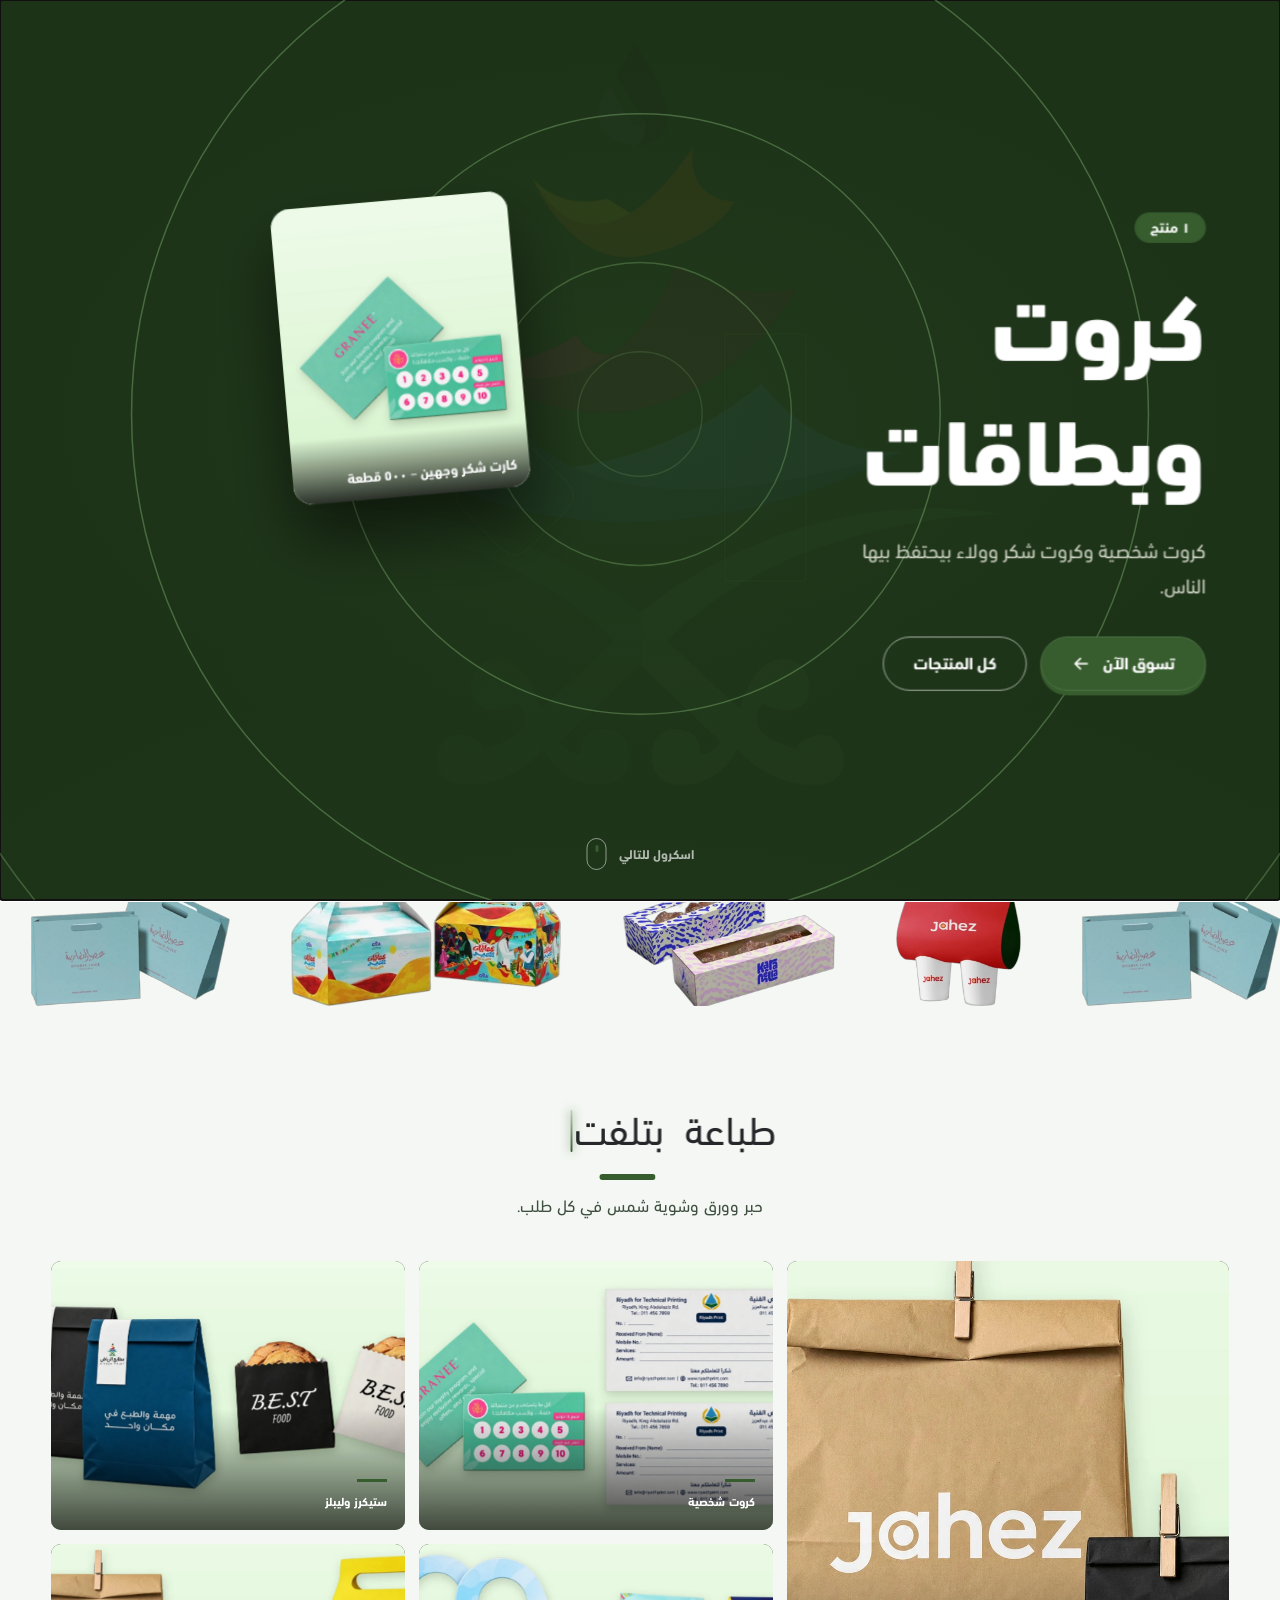
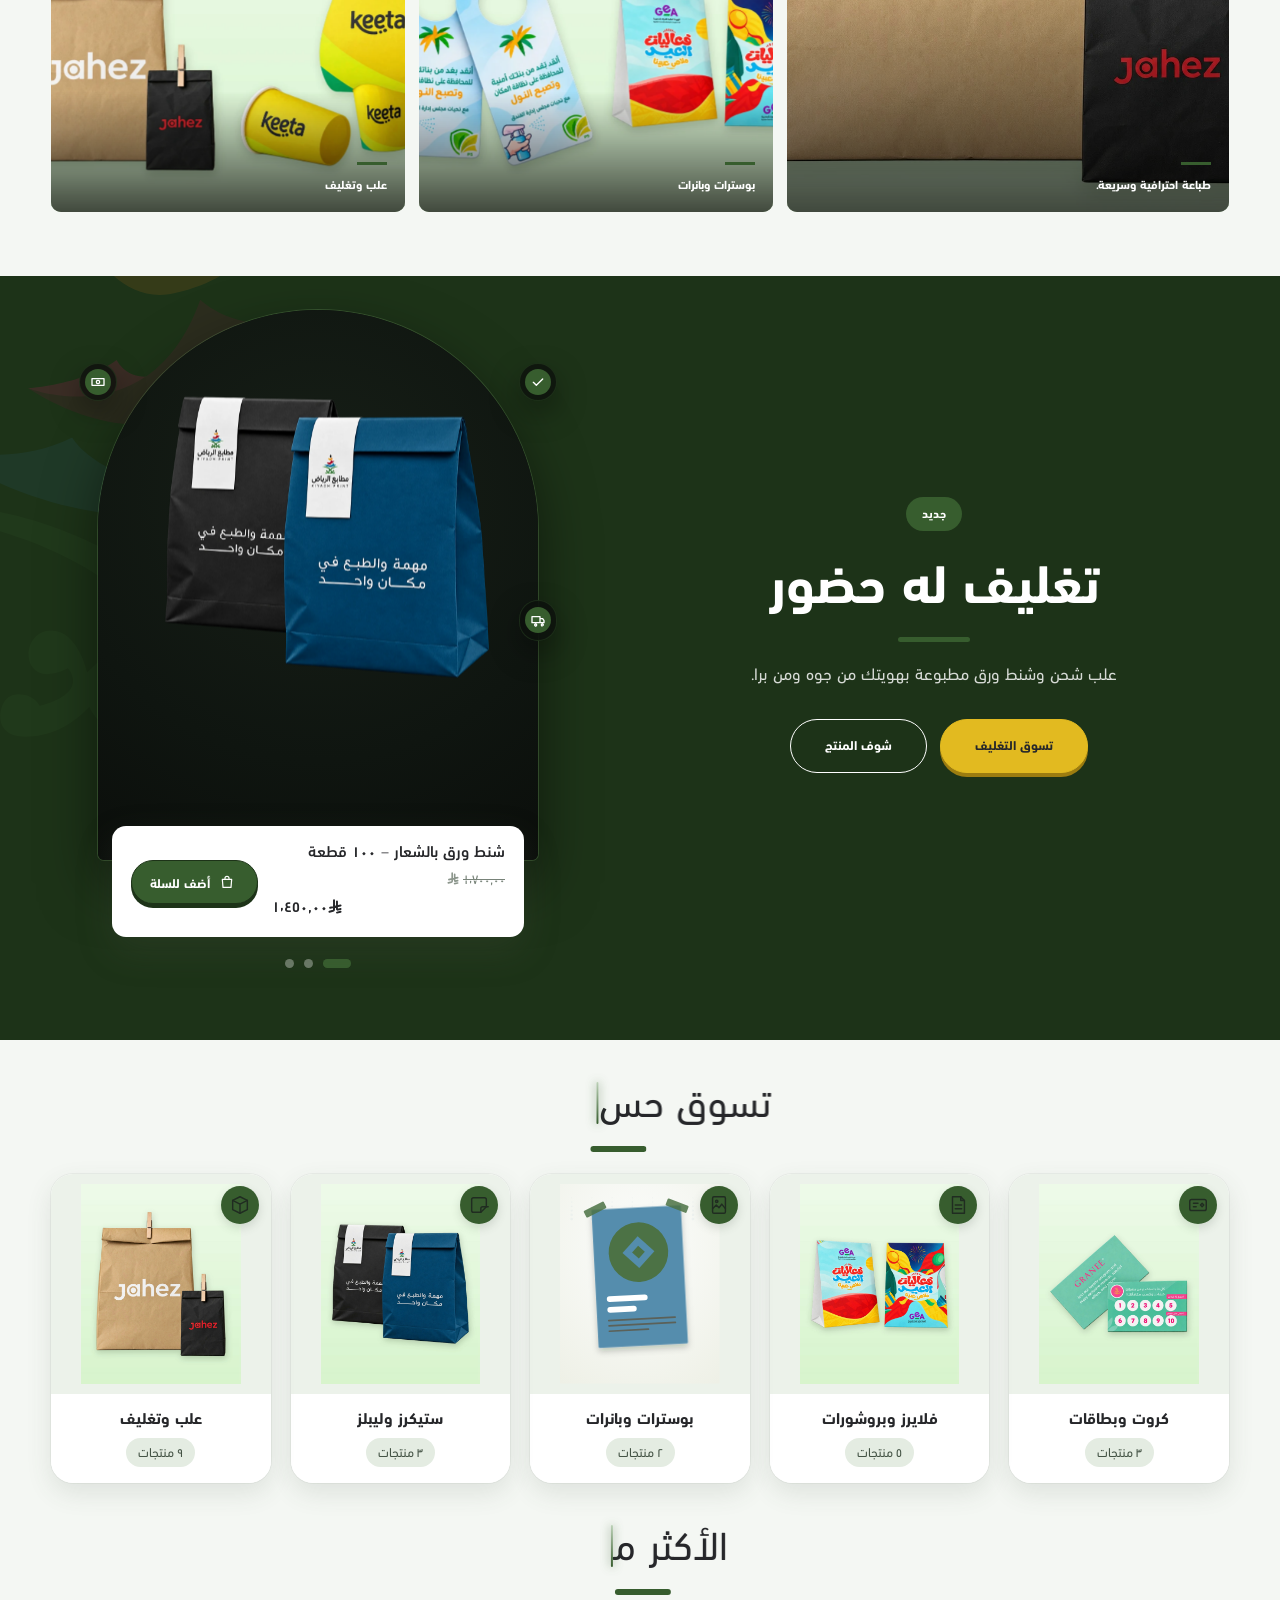
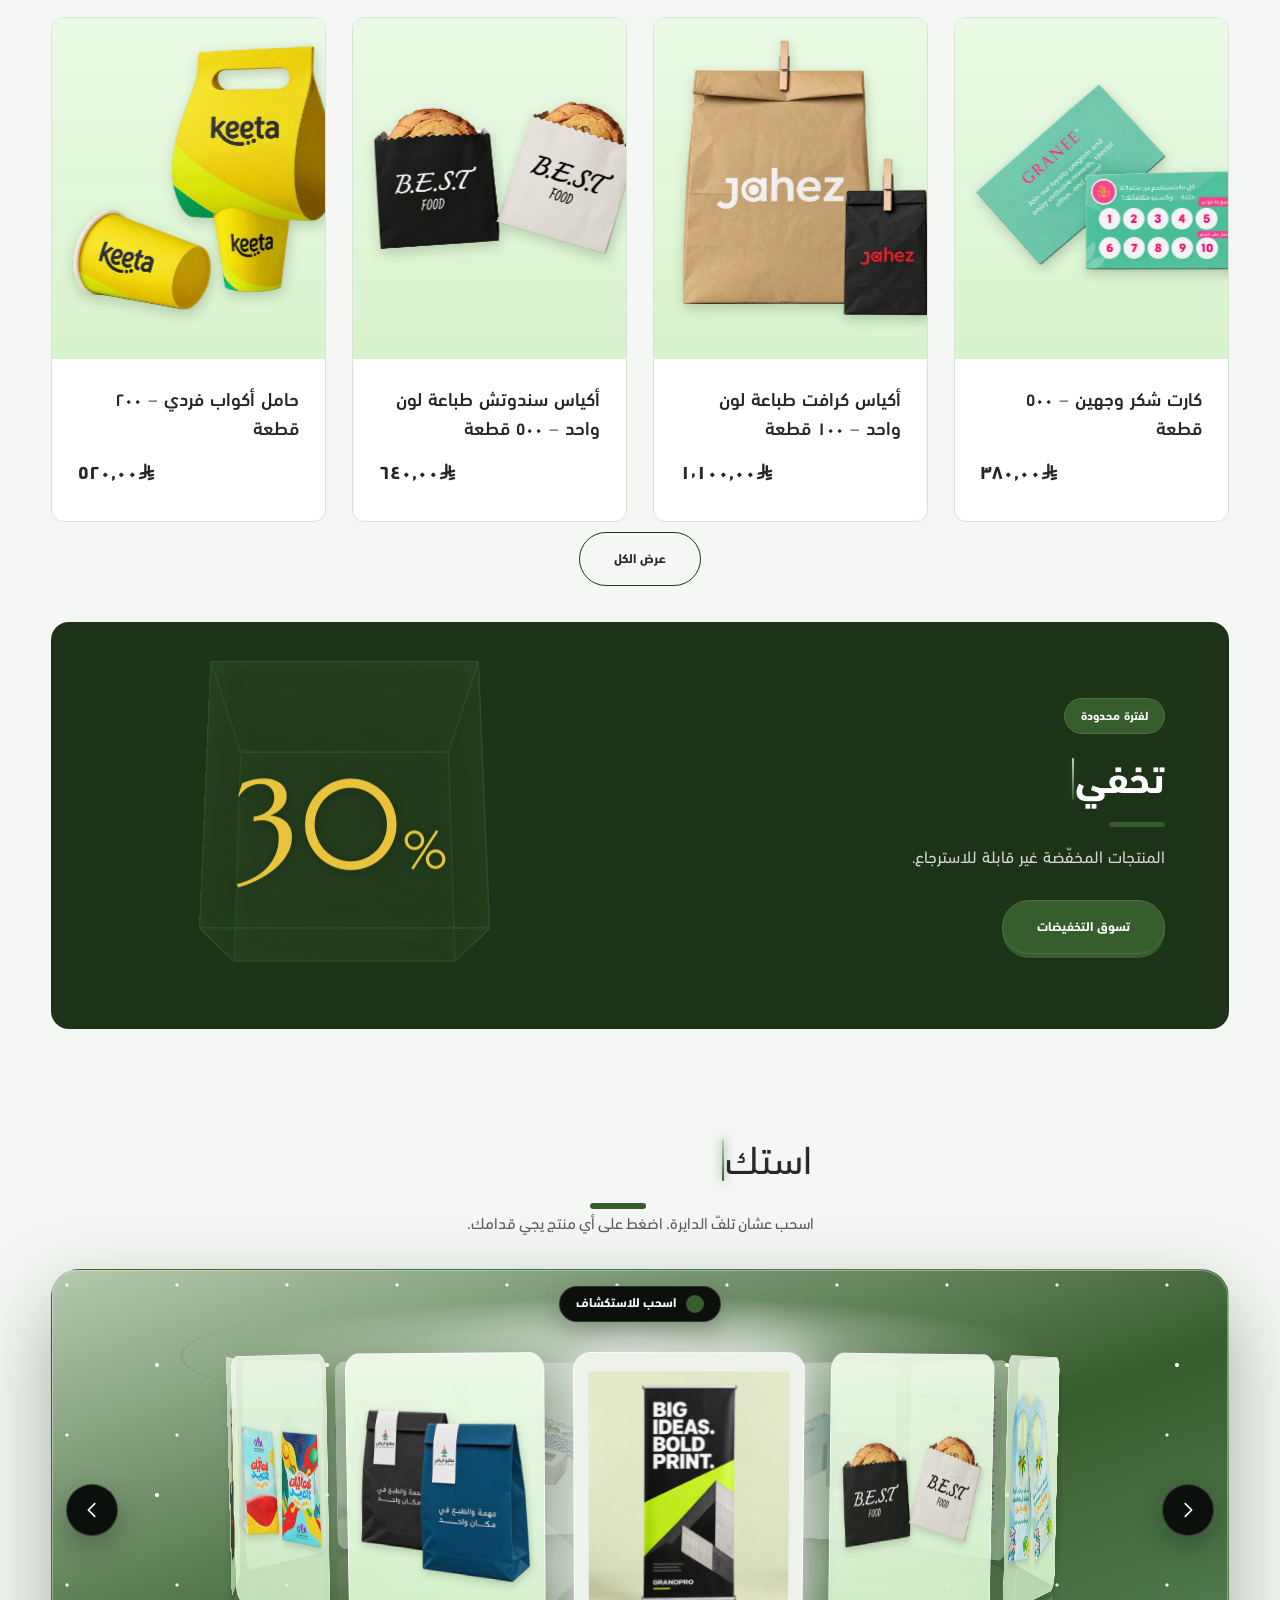
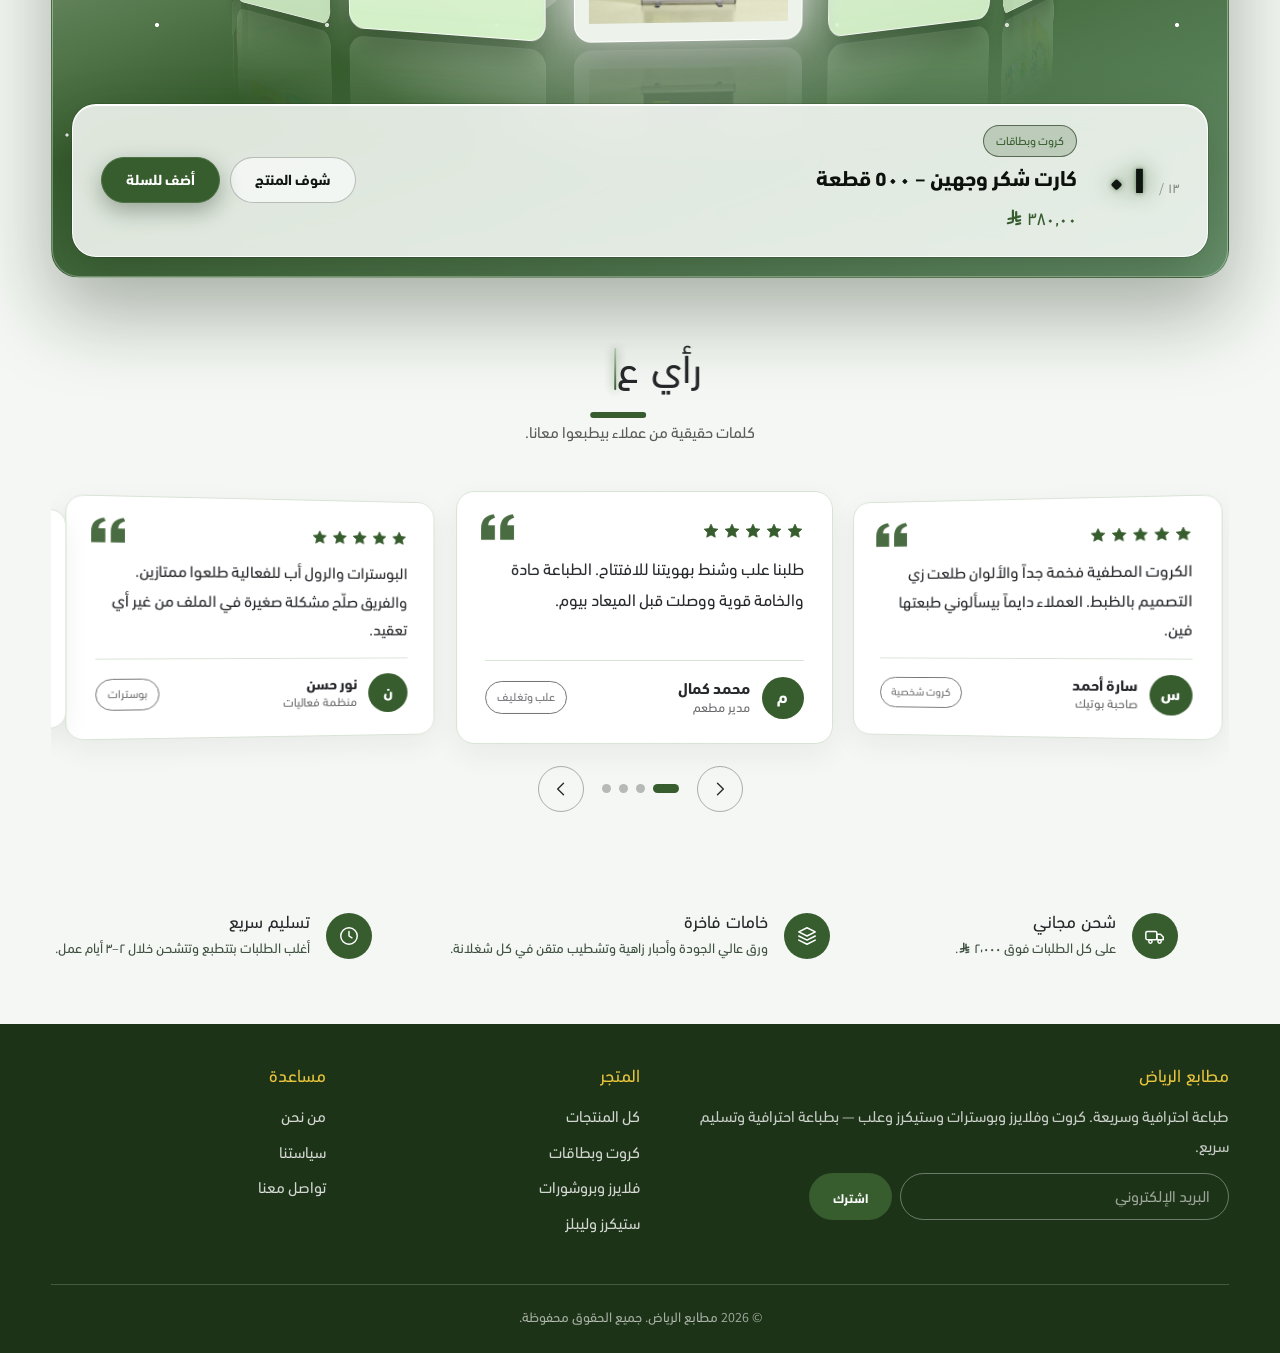
<file: index.html>
<!DOCTYPE html>
<html lang="ar" dir="rtl">
<head>
<meta charset="UTF-8">
<meta http-equiv="refresh" content="0;url=home.html">
<title>Riyadh Print – مطابع الرياض</title>
<script>location.replace("home.html")</script>
</head>
<body></body>
</html>
</file>
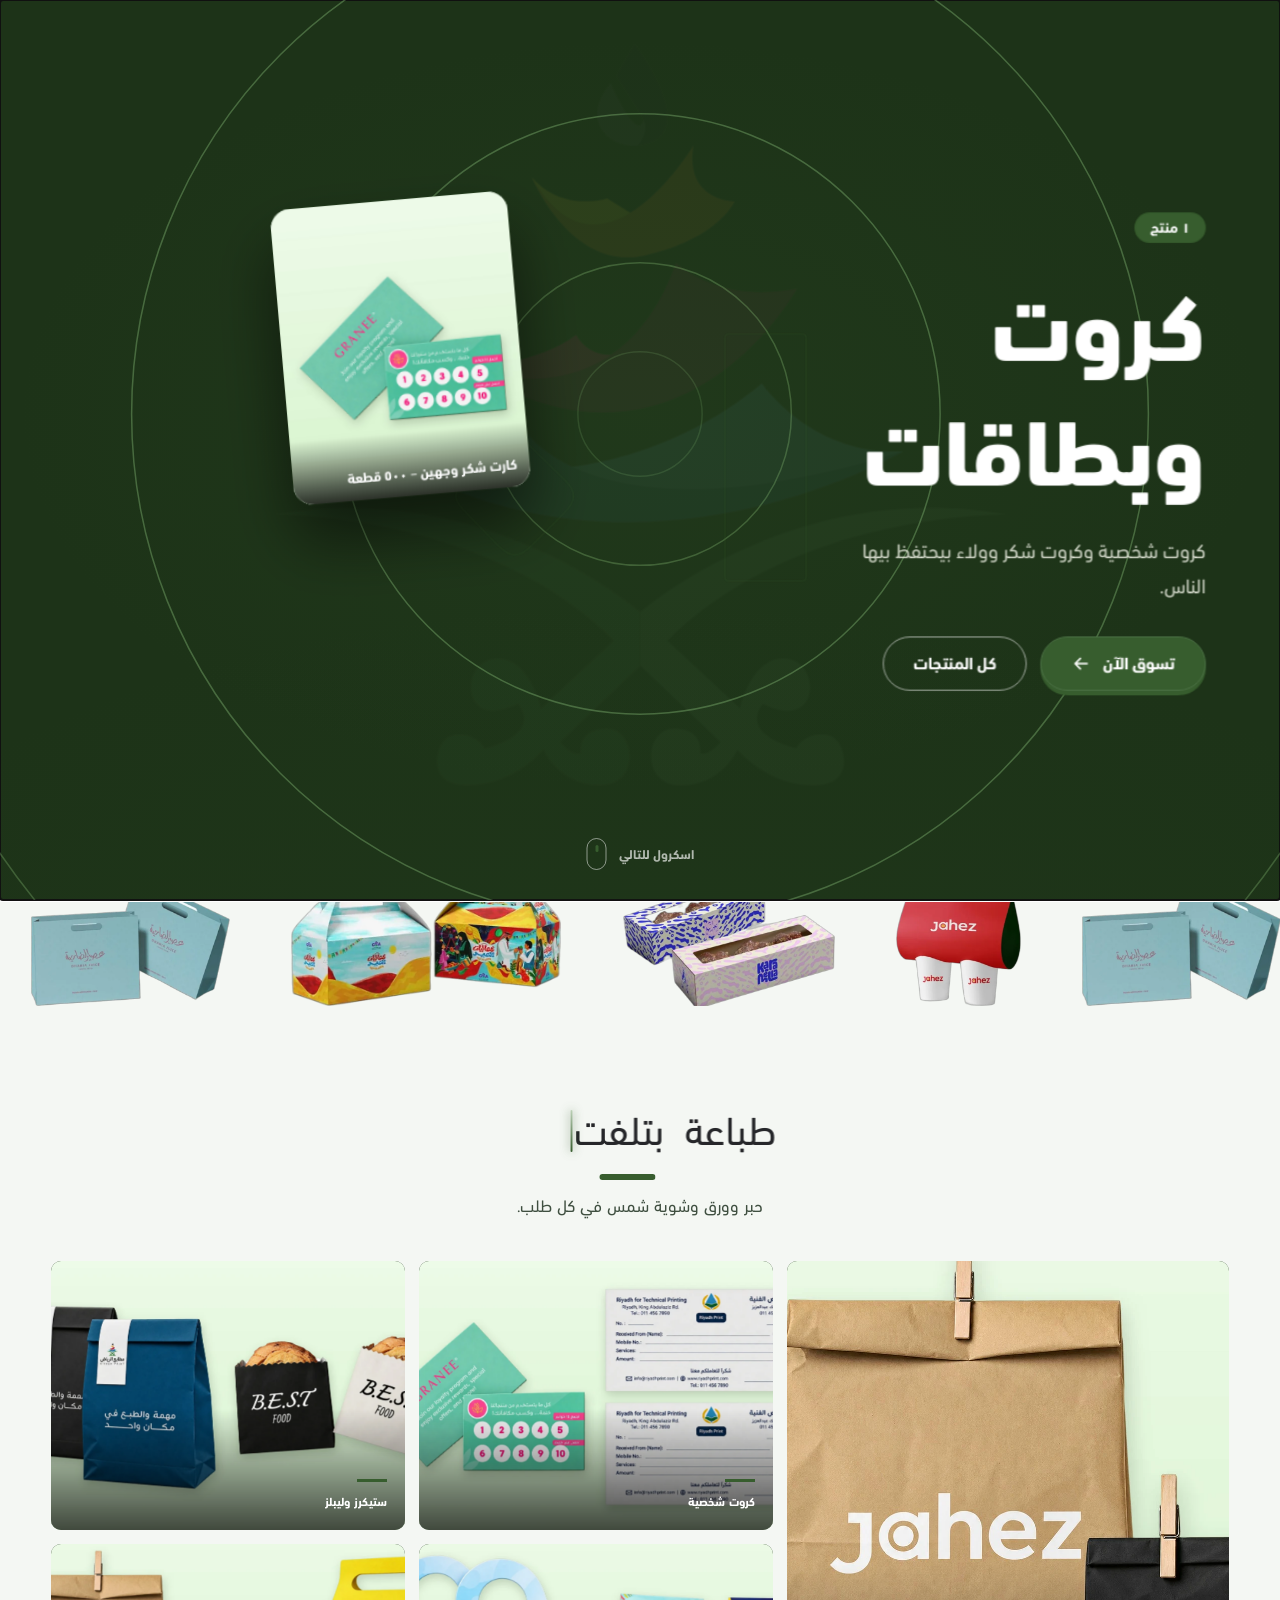
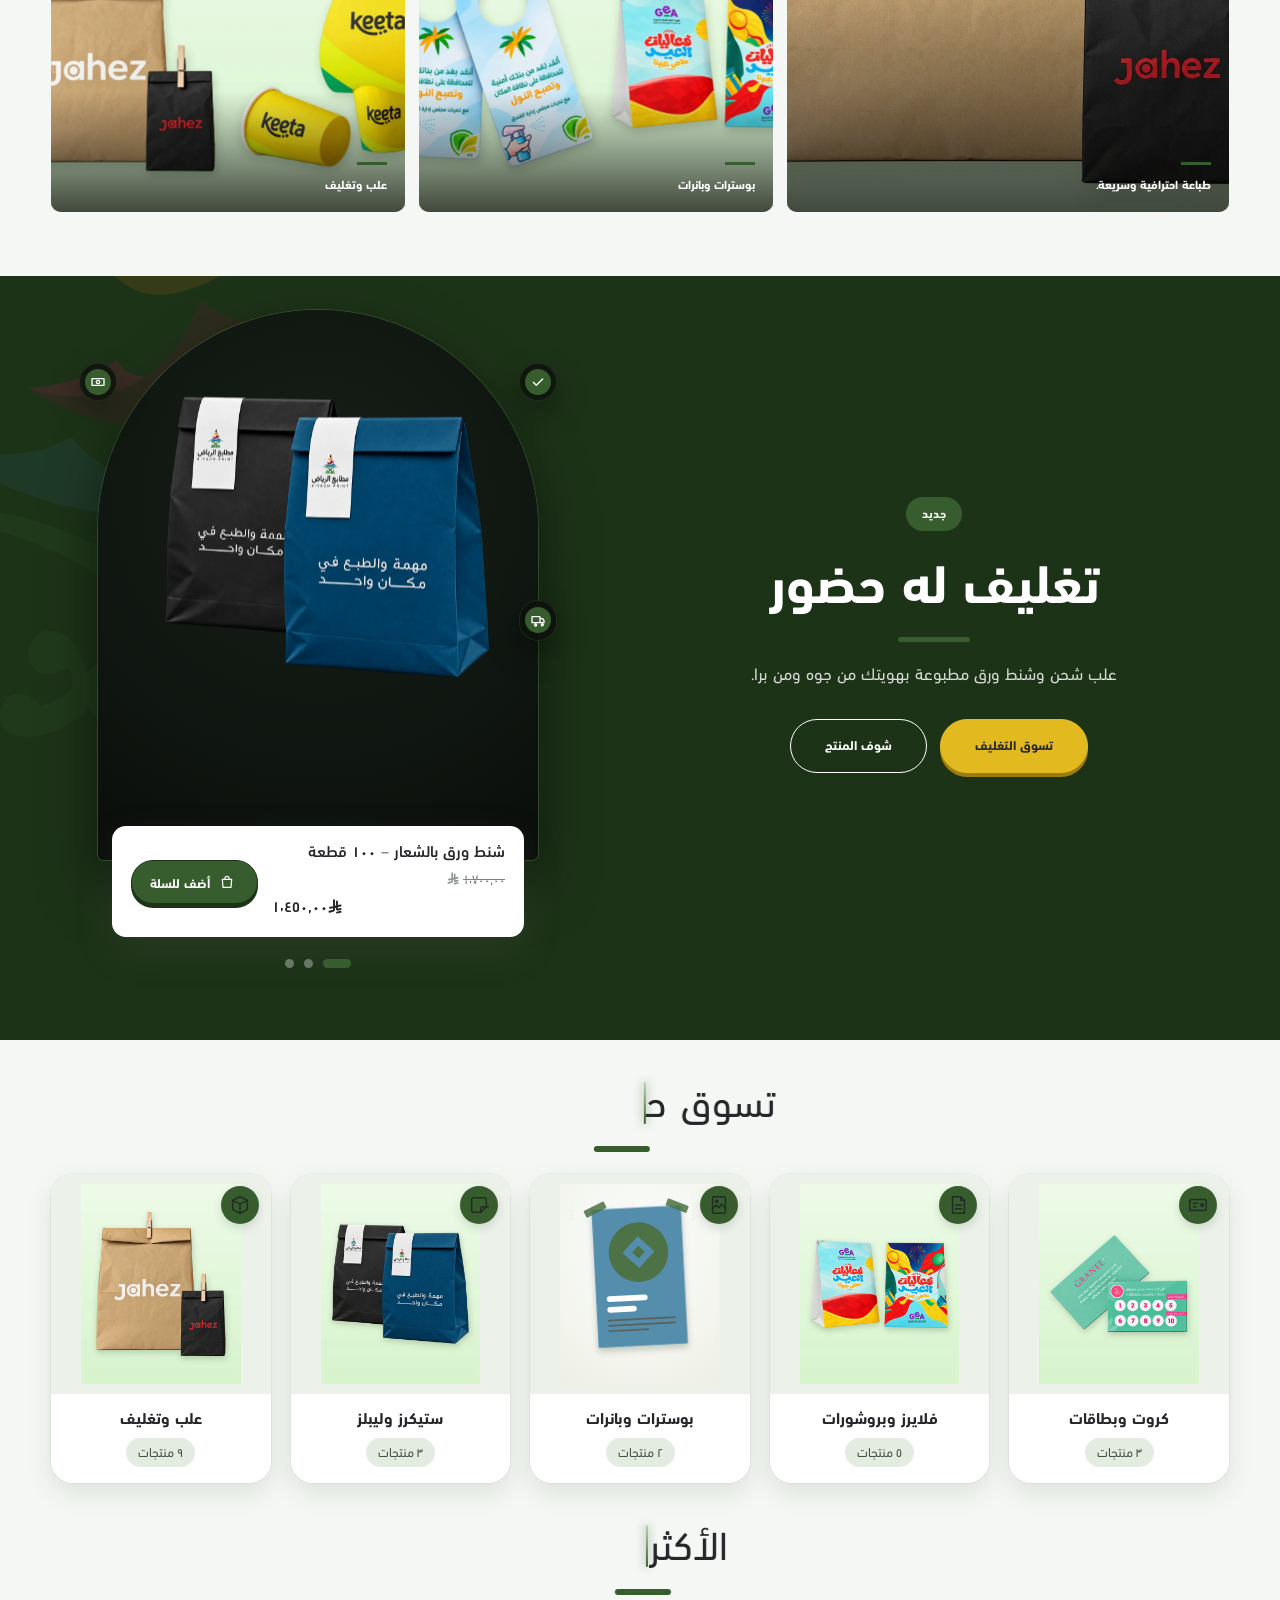
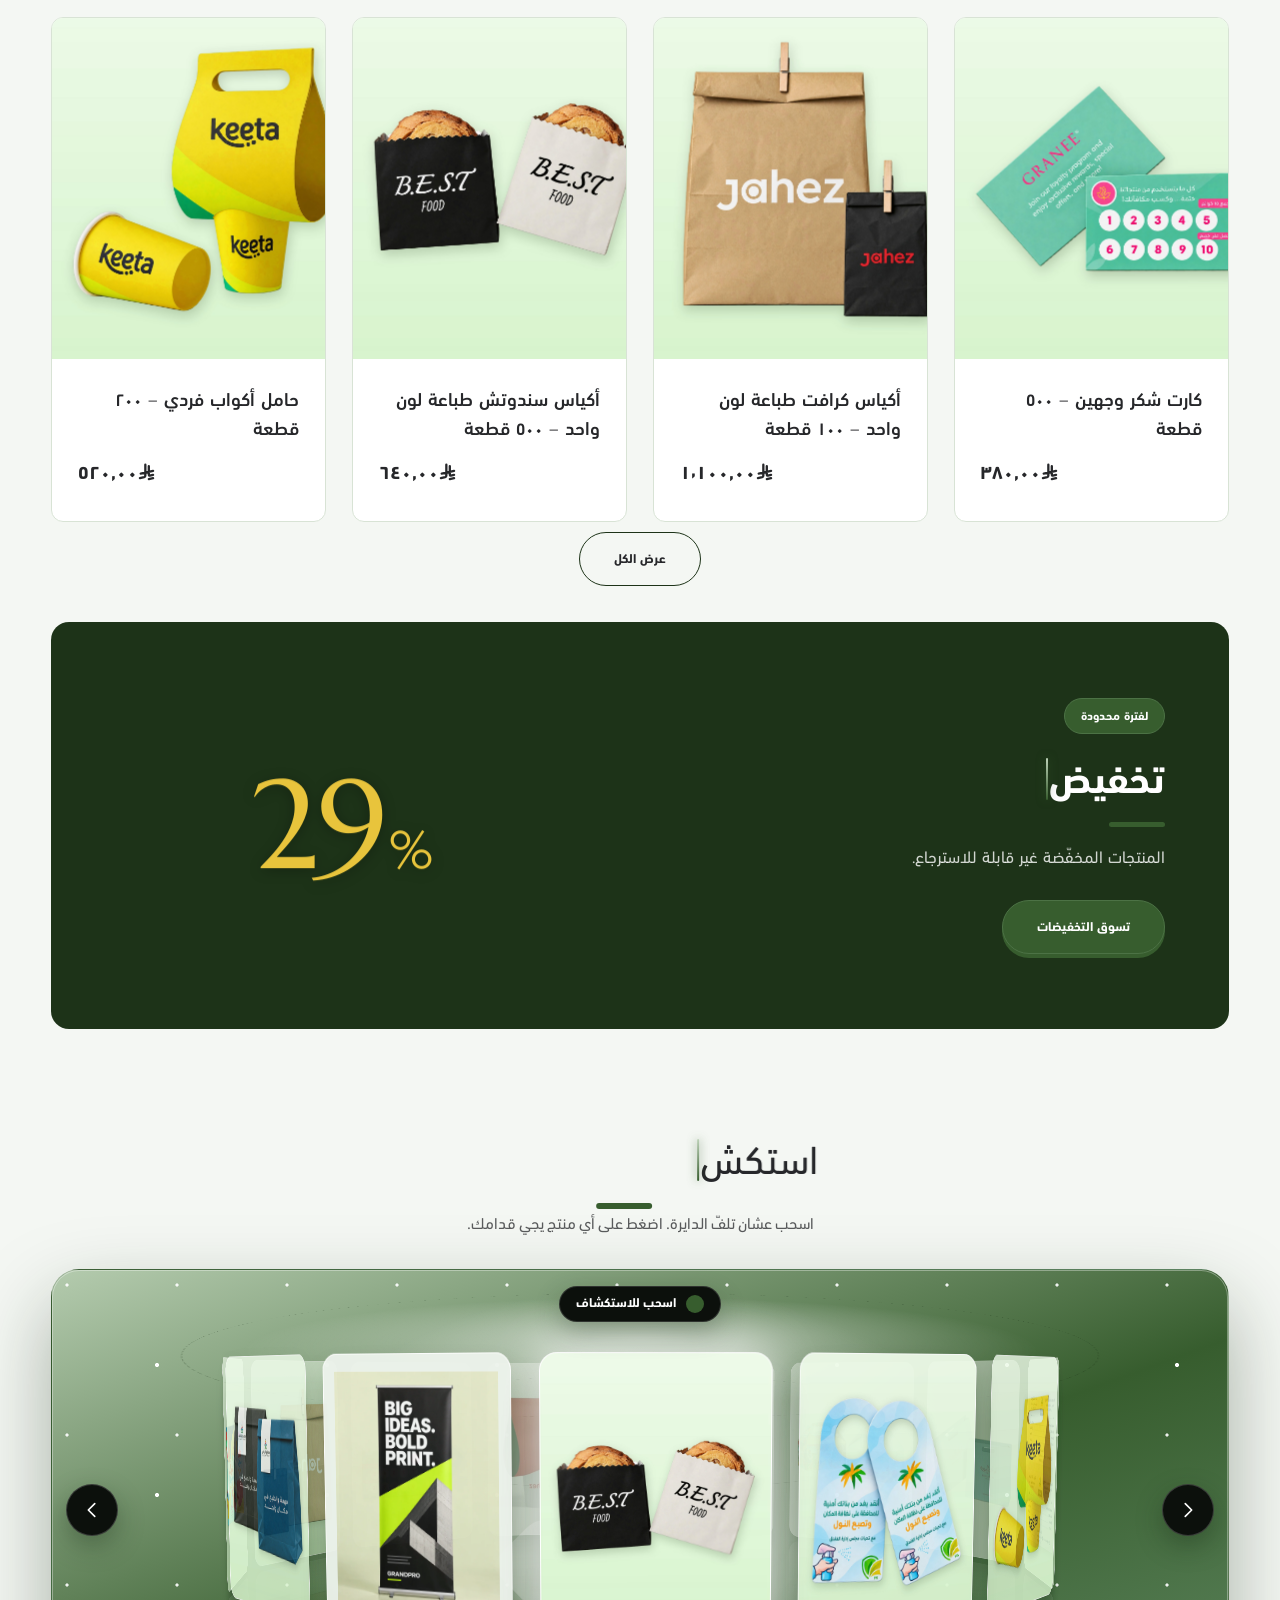
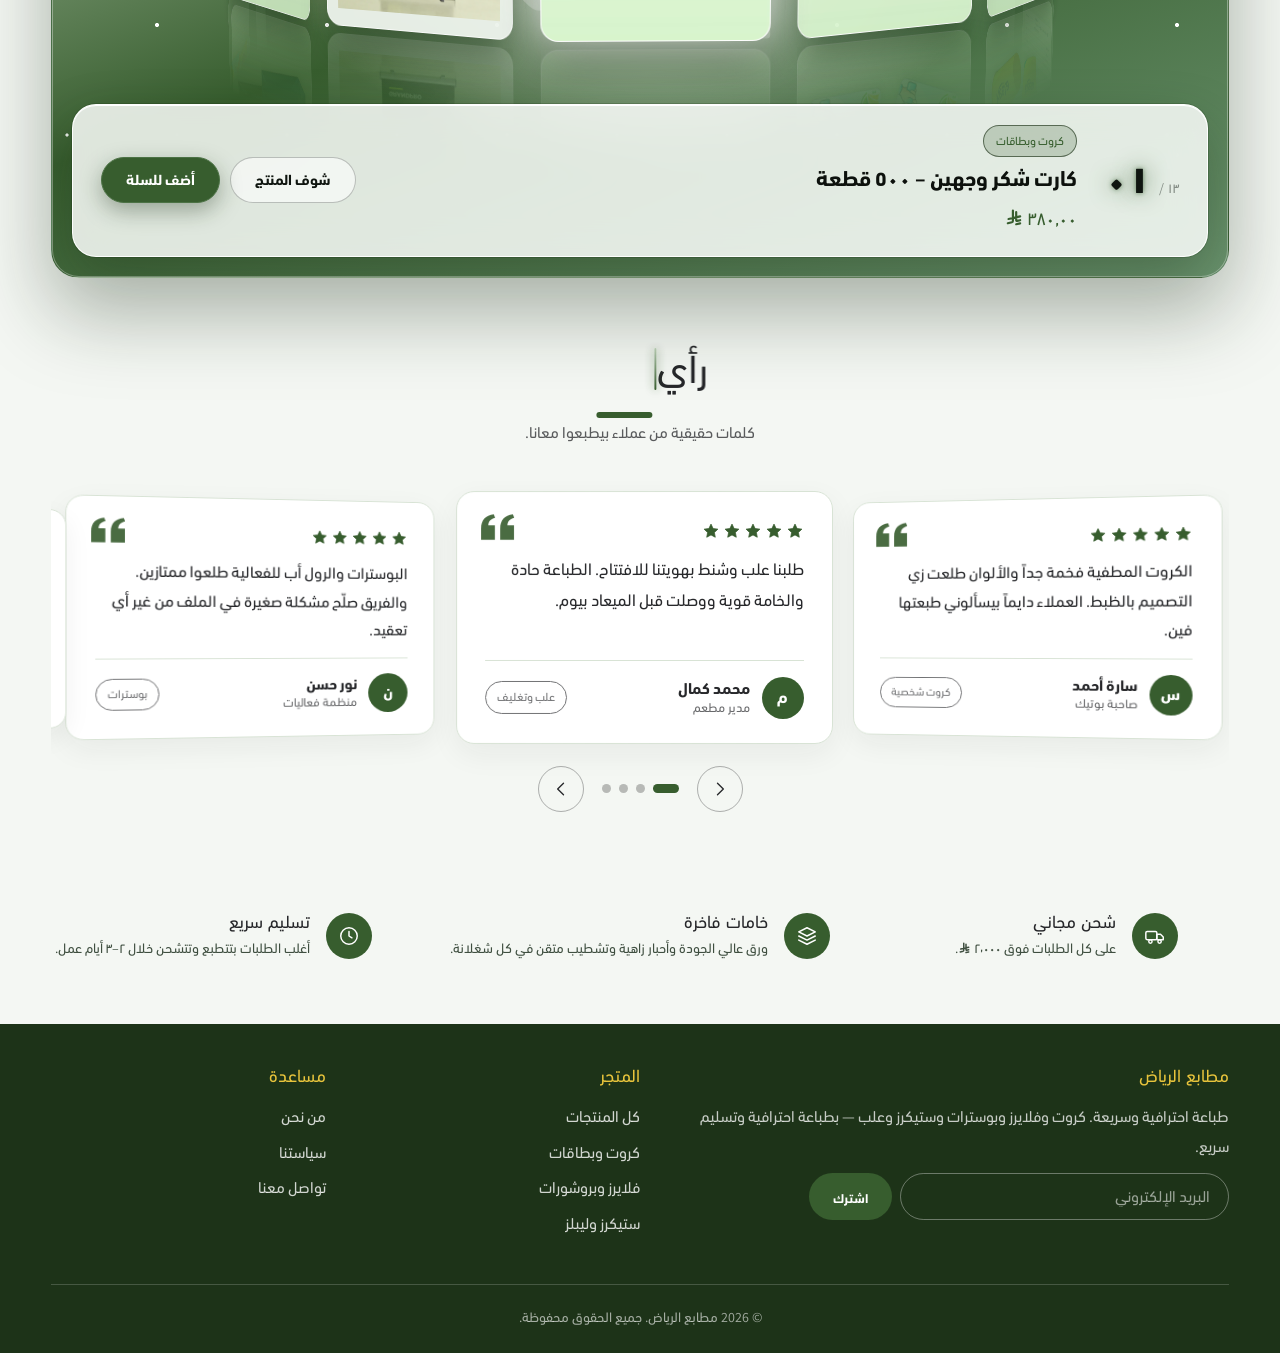
<file: home.html>
<!DOCTYPE html>
<html lang="ar" dir="rtl">
<head>
<meta charset="UTF-8"><meta name="viewport" content="width=device-width,initial-scale=1">
<title>Riyadh Print – مطابع الرياض</title>
<link rel="icon" type="image/png" href="assets/images/favicon.png">
<link rel="apple-touch-icon" href="assets/images/apple-touch-icon.png">
<link rel="preconnect" href="https://fonts.googleapis.com">
<link rel="preconnect" href="https://fonts.gstatic.com" crossorigin>
<link rel="stylesheet" href="https://fonts.googleapis.com/css2?family=Cormorant+Garamond:wght@300;400;500&family=Marcellus&family=Assistant:wght@300;400;600&display=swap">
<link rel="preload" href="assets/fonts/DINNextArabic-Regular.woff2" as="font" type="font/woff2" crossorigin>
<link rel="preload" href="assets/fonts/DINNextArabic-Regular.woff2" as="font" type="font/woff2" crossorigin>
<link rel="preload" href="assets/fonts/DINNextArabic-Bold.woff2" as="font" type="font/woff2" crossorigin>
<link rel="stylesheet" href="css/main.css?v=54c">
<script src="js/core/i18n.js"></script>
<script src="js/features/theme.js"></script>
</head>
<body>
<main>
  <section class="lookbook" aria-label="The Riyadh Print look"><div class="container">
    <h2 class="section-title">Print that pops</h2>
    <p class="lk-sub">Ink, paper and a little sunshine in every order.</p>
    <div class="lk-grid">
      <a class="lk-tile t1" href="shop.html"><img src="assets/images/tiles/t1.webp" alt="" loading="lazy"><span class="lk-cap">Sharp prints, fast.</span></a>
      <a class="lk-tile t2" href="shop.html?cat=Cards"><img src="assets/images/tiles/t2.webp" alt="" loading="lazy"><span class="lk-cap">Business Cards</span></a>
      <a class="lk-tile t3" href="shop.html?cat=Stickers"><img src="assets/images/tiles/t3.webp" alt="" loading="lazy"><span class="lk-cap">Stickers &amp; Labels</span></a>
      <a class="lk-tile t4" href="shop.html?cat=Posters"><img src="assets/images/tiles/t4.webp" alt="" loading="lazy"><span class="lk-cap">Posters &amp; Banners</span></a>
      <a class="lk-tile t5" href="shop.html?cat=Packaging"><img src="assets/images/tiles/t5.webp" alt="" loading="lazy"><span class="lk-cap">Packaging</span></a>
    </div>
  </div></section>

  <section class="hero hero2">
    <div class="hero-sun" id="heroSun" aria-hidden="true"></div>
    <div class="container">
      <div class="hero-copy" id="heroCopy"></div>
      <div class="hero-stage" id="heroStage">
        <div class="arch" id="arch"></div>
        <div class="float-card" id="floatCard"></div>
        <div class="dots" id="dots"></div>
      </div>
      <div class="hero-actions" id="heroActions"></div>
    </div>
  </section>

  <section class="section"><div class="container">
    <h2 class="section-title">Shop by category</h2>
    <div class="cats">
      <a class="ccard" href="shop.html?cat=Cards"><span class="ci"><svg viewBox="0 0 24 24" fill="none" stroke="currentColor" stroke-width="1.6" stroke-linecap="round" stroke-linejoin="round"><rect x="3" y="6" width="18" height="12" rx="2"/><path d="M7 10h5M7 14h3"/><path d="M16.5 10.2l1.8 1.8-1.8 1.8-1.8-1.8z"/></svg></span><span>Cards</span></a>
      <a class="ccard" href="shop.html?cat=Flyers"><span class="ci"><svg viewBox="0 0 24 24" fill="none" stroke="currentColor" stroke-width="1.6" stroke-linecap="round" stroke-linejoin="round"><path d="M6 3h9l4 4v14H6z"/><path d="M15 3v4h4M9 12h7M9 16h7"/></svg></span><span>Flyers</span></a>
      <a class="ccard" href="shop.html?cat=Posters"><span class="ci"><svg viewBox="0 0 24 24" fill="none" stroke="currentColor" stroke-width="1.6" stroke-linecap="round" stroke-linejoin="round"><rect x="5" y="3" width="14" height="18" rx="1.5"/><path d="M5 16l4-4 3 3 3-4 4 5"/><circle cx="9.5" cy="8" r="1.3"/></svg></span><span>Posters</span></a>
      <a class="ccard" href="shop.html?cat=Stickers"><span class="ci"><svg viewBox="0 0 24 24" fill="none" stroke="currentColor" stroke-width="1.6" stroke-linecap="round" stroke-linejoin="round"><path d="M4 6a2 2 0 012-2h12a2 2 0 012 2v8l-6 6H6a2 2 0 01-2-2z"/><path d="M14 20v-4a2 2 0 012-2h6"/></svg></span><span>Stickers</span></a>
      <a class="ccard" href="shop.html?cat=Packaging"><span class="ci"><svg viewBox="0 0 24 24" fill="none" stroke="currentColor" stroke-width="1.6" stroke-linecap="round" stroke-linejoin="round"><path d="M12 3l8 4v10l-8 4-8-4V7z"/><path d="M4 7l8 4 8-4M12 11v10"/></svg></span><span>Packaging</span></a>
    </div></section>

  <section class="section" style="padding-top:0"><div class="container">
    <h2 class="section-title">Best sellers</h2>
    <div class="grid" id="featured" style="padding-bottom:30px"></div>
    <p style="text-align:center"><a class="btn" style="color:var(--ink)" href="shop.html">View all</a></p>
  </div></section>

  

  <section class="section" style="padding-top:0"><div class="container">
    <div class="sale">
      <div class="sale-copy">
        <span class="sale-tag">Limited time</span>
        <h2>Sale – up to 30% off</h2>
        <p>Discounted items are non-returnable.</p>
        <a class="btn solid" href="shop.html?sale=1">Shop sale</a>
      </div>
      <div class="sale-art" aria-hidden="true"><b>30<small>%</small></b></div>
    </div>
  </div></section>


  <section class="section orbit" id="orbit" aria-label="3D product showcase"><div class="container">
    <h2 class="section-title">Explore in 3D</h2>
    <p class="ob-sub">Drag to spin the ring. Tap any product to bring it forward.</p>
    <div id="obMount"></div>
  </div></section>

  <section class="section testimonials" id="testimonials" aria-label="Customer reviews"><div class="container">
    <h2 class="section-title">What our customers say</h2>
    <p class="tm-sub">Real words from people who print with us.</p>
    <div class="tm-track" id="tmTrack"></div>
    <div class="tm-nav"><button class="tm-btn" id="tmPrev" type="button"></button><div class="tm-dots" id="tmDots"></div><button class="tm-btn" id="tmNext" type="button"></button></div>
  </div></section>

  <section class="section"><div class="container features">
    <div><span class="fi"><svg viewBox="0 0 24 24" fill="none" stroke="currentColor" stroke-width="1.6" stroke-linecap="round" stroke-linejoin="round"><rect x="2" y="7" width="12" height="9" rx="1.5"/><path d="M14 10h4l3 3v3h-7z"/><circle cx="7" cy="18" r="1.8"/><circle cx="17" cy="18" r="1.8"/></svg></span><h4>Free shipping</h4><p data-free-ship></p></div>
    <div><span class="fi"><svg viewBox="0 0 24 24" fill="none" stroke="currentColor" stroke-width="1.6" stroke-linecap="round" stroke-linejoin="round"><path d="M12 3l9 4.5-9 4.5-9-4.5z"/><path d="M3 12l9 4.5 9-4.5M3 16.5l9 4.5 9-4.5"/></svg></span><h4>Premium materials</h4><p>Quality paper, vivid inks and a careful finish on every job.</p></div>
    <div><span class="fi"><svg viewBox="0 0 24 24" fill="none" stroke="currentColor" stroke-width="1.6" stroke-linecap="round" stroke-linejoin="round"><circle cx="12" cy="12" r="9"/><path d="M12 7v5l3.2 2"/></svg></span><h4>Fast turnaround</h4><p>Most orders are printed and shipped within 2–3 working days.</p></div>
  </div></section>
</main>
<script src="js/data/products.js"></script>
<script src="js/core/config.js"></script>
<script src="js/components/product-visual.js"></script>
<script src="js/core/icons.js"></script>
<script src="js/core/navigation.js"></script>
<script src="js/components/layout.js?v=54b"></script>
<script src="js/components/cart-state.js"></script>
<script src="js/core/ui.js"></script>
<script src="js/components/cart.js"></script>
<script src="js/components/product-card.js"></script>
<script src="js/components/search.js"></script>
<script src="js/core/bootstrap.js"></script>
<script src="js/features/card-tilt.js" defer></script>
<script src="js/data/testimonials.js"></script>
<script src="js/features/testimonials.js?v=54c" defer></script>
<script src="js/features/orbit.js" defer></script>
<script src="js/pages/home.js"></script>
<script src="js/features/hero3d.js" defer></script>
<script src="js/features/sections3d.js" defer></script>
</body>
</html>
</file>
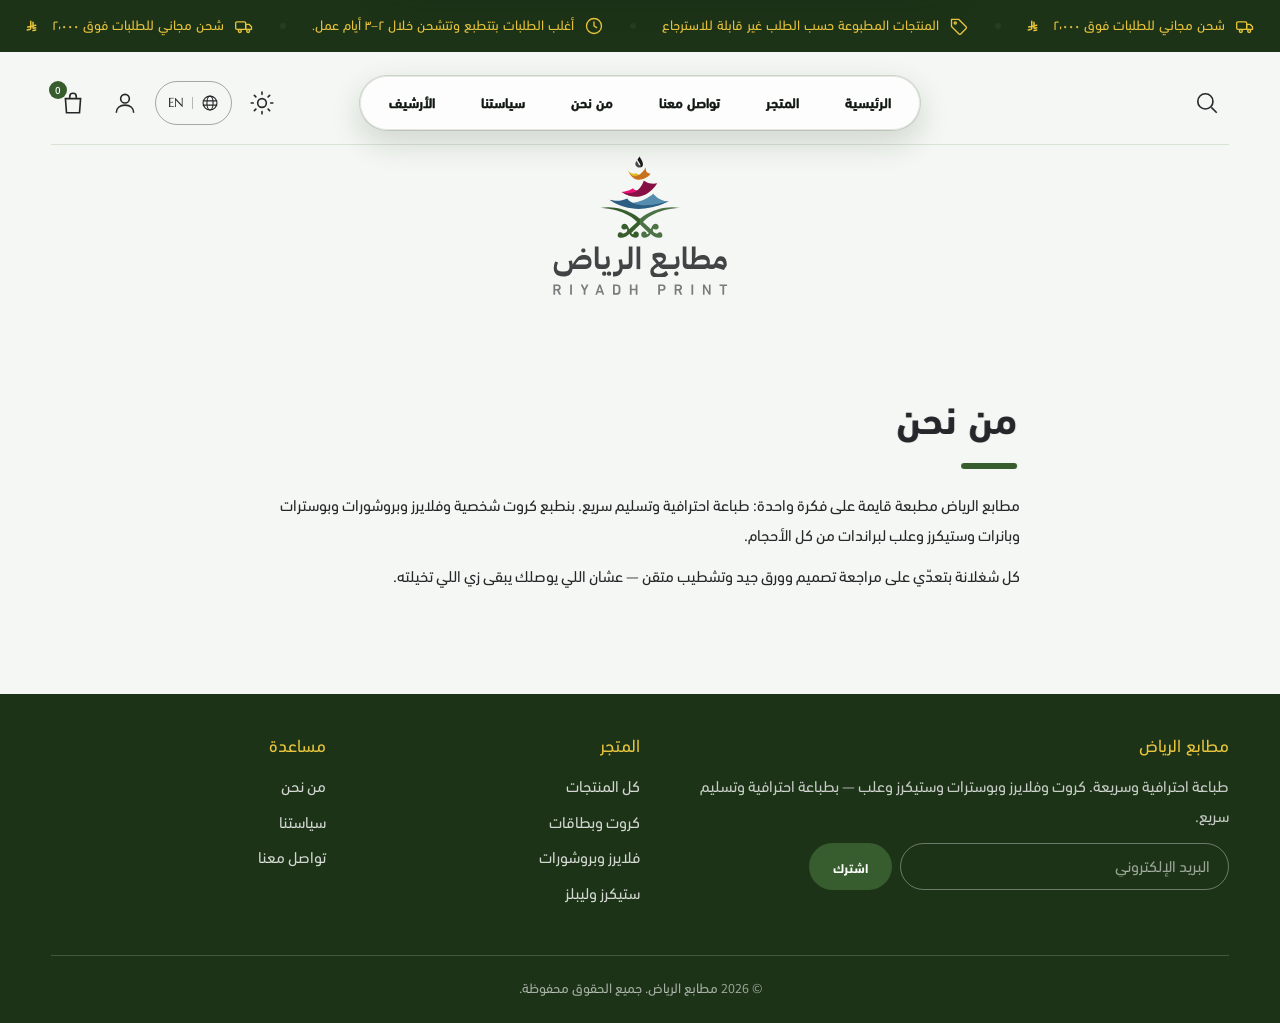
<file: info.html>
<!DOCTYPE html>
<html lang="ar" dir="rtl">
<head>
<meta charset="UTF-8"><meta name="viewport" content="width=device-width,initial-scale=1">
<title>Riyadh Print – مطابع الرياض</title>
<link rel="icon" type="image/png" href="assets/images/favicon.png">
<link rel="apple-touch-icon" href="assets/images/apple-touch-icon.png">
<link rel="preconnect" href="https://fonts.googleapis.com">
<link rel="preconnect" href="https://fonts.gstatic.com" crossorigin>
<link rel="stylesheet" href="https://fonts.googleapis.com/css2?family=Cormorant+Garamond:wght@300;400;500&family=Marcellus&family=Assistant:wght@300;400;600&display=swap">
<link rel="preload" href="assets/fonts/DINNextArabic-Regular.woff2" as="font" type="font/woff2" crossorigin>
<link rel="preload" href="assets/fonts/DINNextArabic-Regular.woff2" as="font" type="font/woff2" crossorigin>
<link rel="preload" href="assets/fonts/DINNextArabic-Bold.woff2" as="font" type="font/woff2" crossorigin>
<link rel="stylesheet" href="css/main.css">
<script src="js/core/i18n.js"></script>
<script src="js/features/theme.js"></script>
</head>
<body>
<main class="container"><div class="info-page" id="content"></div></main>
<script src="js/data/products.js"></script>
<script src="js/core/config.js"></script>
<script src="js/components/product-visual.js"></script>
<script src="js/core/icons.js"></script>
<script src="js/core/navigation.js"></script>
<script src="js/components/layout.js"></script>
<script src="js/components/cart-state.js"></script>
<script src="js/core/ui.js"></script>
<script src="js/components/cart.js"></script>
<script src="js/components/product-card.js"></script>
<script src="js/components/search.js"></script>
<script src="js/core/bootstrap.js"></script>
<script src="js/features/card-tilt.js" defer></script>
<script src="js/pages/info.js"></script>
</body>
</html>
</file>
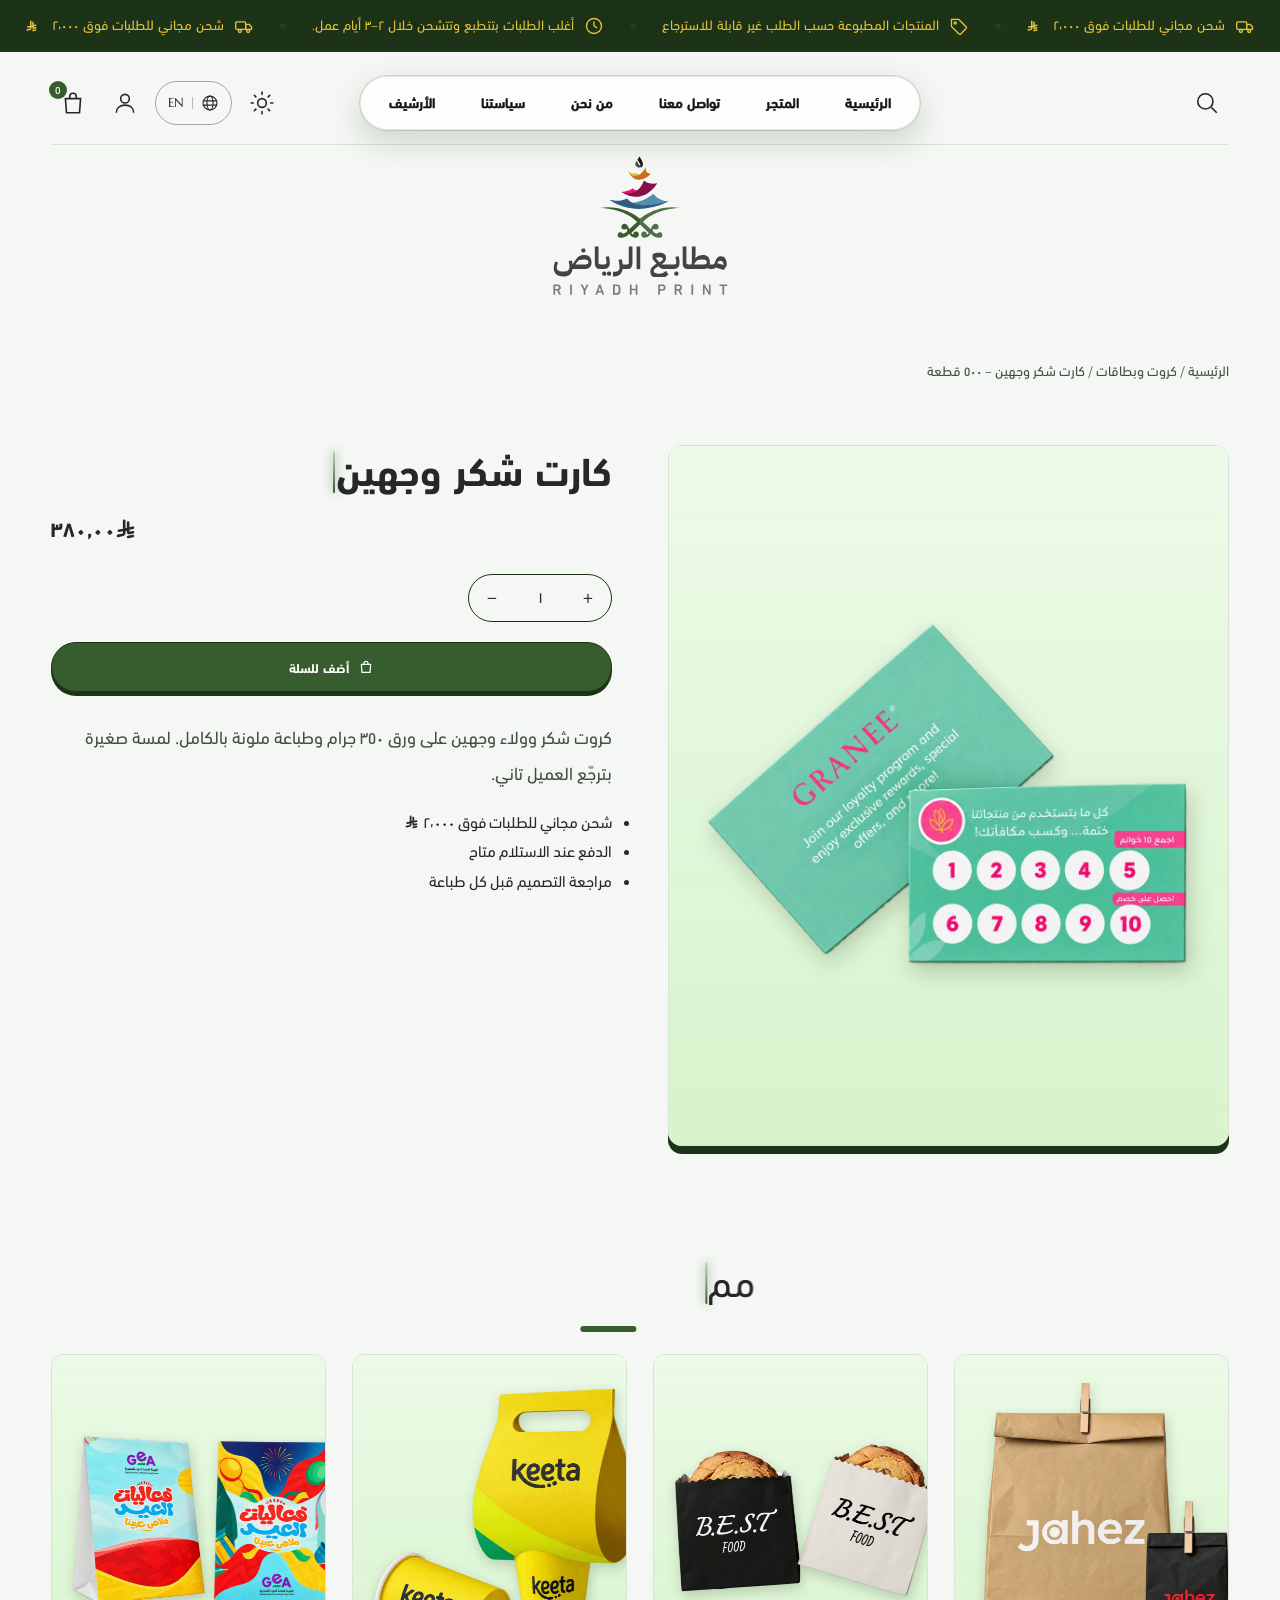
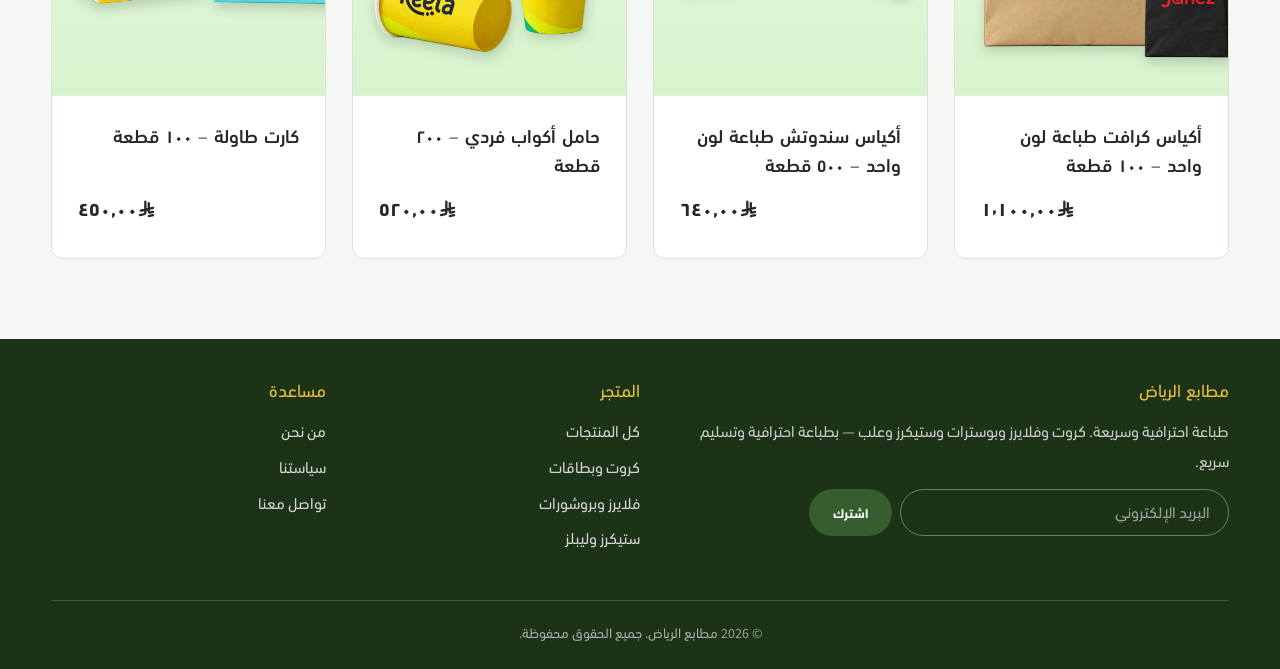
<file: product.html>
<!DOCTYPE html>
<html lang="ar" dir="rtl">
<head>
<meta charset="UTF-8"><meta name="viewport" content="width=device-width,initial-scale=1">
<title>Product – Riyadh Print | مطابع الرياض</title>
<link rel="icon" type="image/png" href="assets/images/favicon.png">
<link rel="apple-touch-icon" href="assets/images/apple-touch-icon.png">
<link rel="preconnect" href="https://fonts.googleapis.com">
<link rel="preconnect" href="https://fonts.gstatic.com" crossorigin>
<link rel="stylesheet" href="https://fonts.googleapis.com/css2?family=Cormorant+Garamond:wght@300;400;500&family=Marcellus&family=Assistant:wght@300;400;600&display=swap">
<link rel="preload" href="assets/fonts/DINNextArabic-Regular.woff2" as="font" type="font/woff2" crossorigin>
<link rel="preload" href="assets/fonts/DINNextArabic-Regular.woff2" as="font" type="font/woff2" crossorigin>
<link rel="preload" href="assets/fonts/DINNextArabic-Bold.woff2" as="font" type="font/woff2" crossorigin>
<link rel="stylesheet" href="css/main.css">
<script src="js/core/i18n.js"></script>
<script src="js/features/theme.js"></script>
</head>
<body>
<main class="container">
  <div id="root"></div>
  <h2 class="section-title" style="margin-top:20px">You may also like</h2>
  <div class="grid" id="related"></div>
</main>
<script src="js/data/products.js"></script>
<script src="js/core/config.js"></script>
<script src="js/components/product-visual.js"></script>
<script src="js/core/icons.js"></script>
<script src="js/core/navigation.js"></script>
<script src="js/components/layout.js"></script>
<script src="js/components/cart-state.js"></script>
<script src="js/core/ui.js"></script>
<script src="js/components/cart.js"></script>
<script src="js/components/product-card.js"></script>
<script src="js/components/search.js"></script>
<script src="js/core/bootstrap.js"></script>
<script src="js/features/card-tilt.js" defer></script>
<script src="js/pages/product.js"></script>
</body>
</html>
</file>
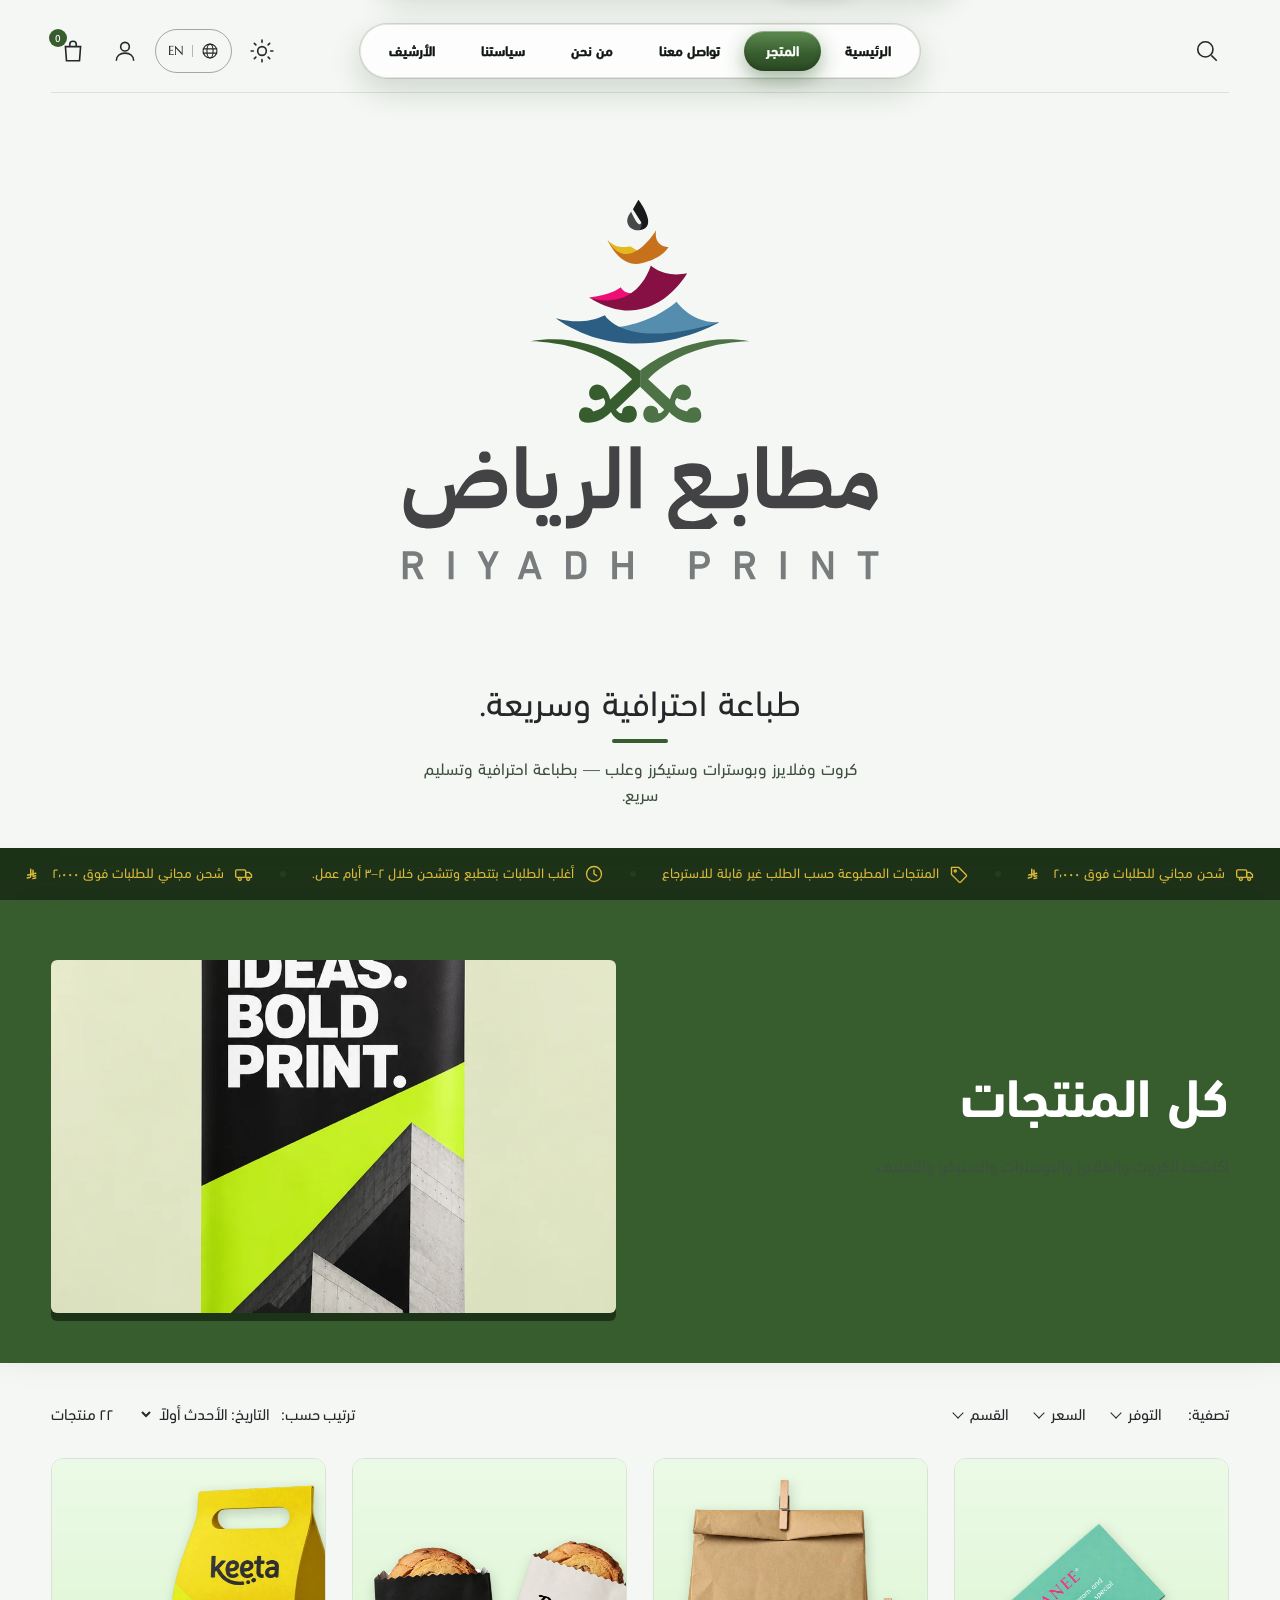
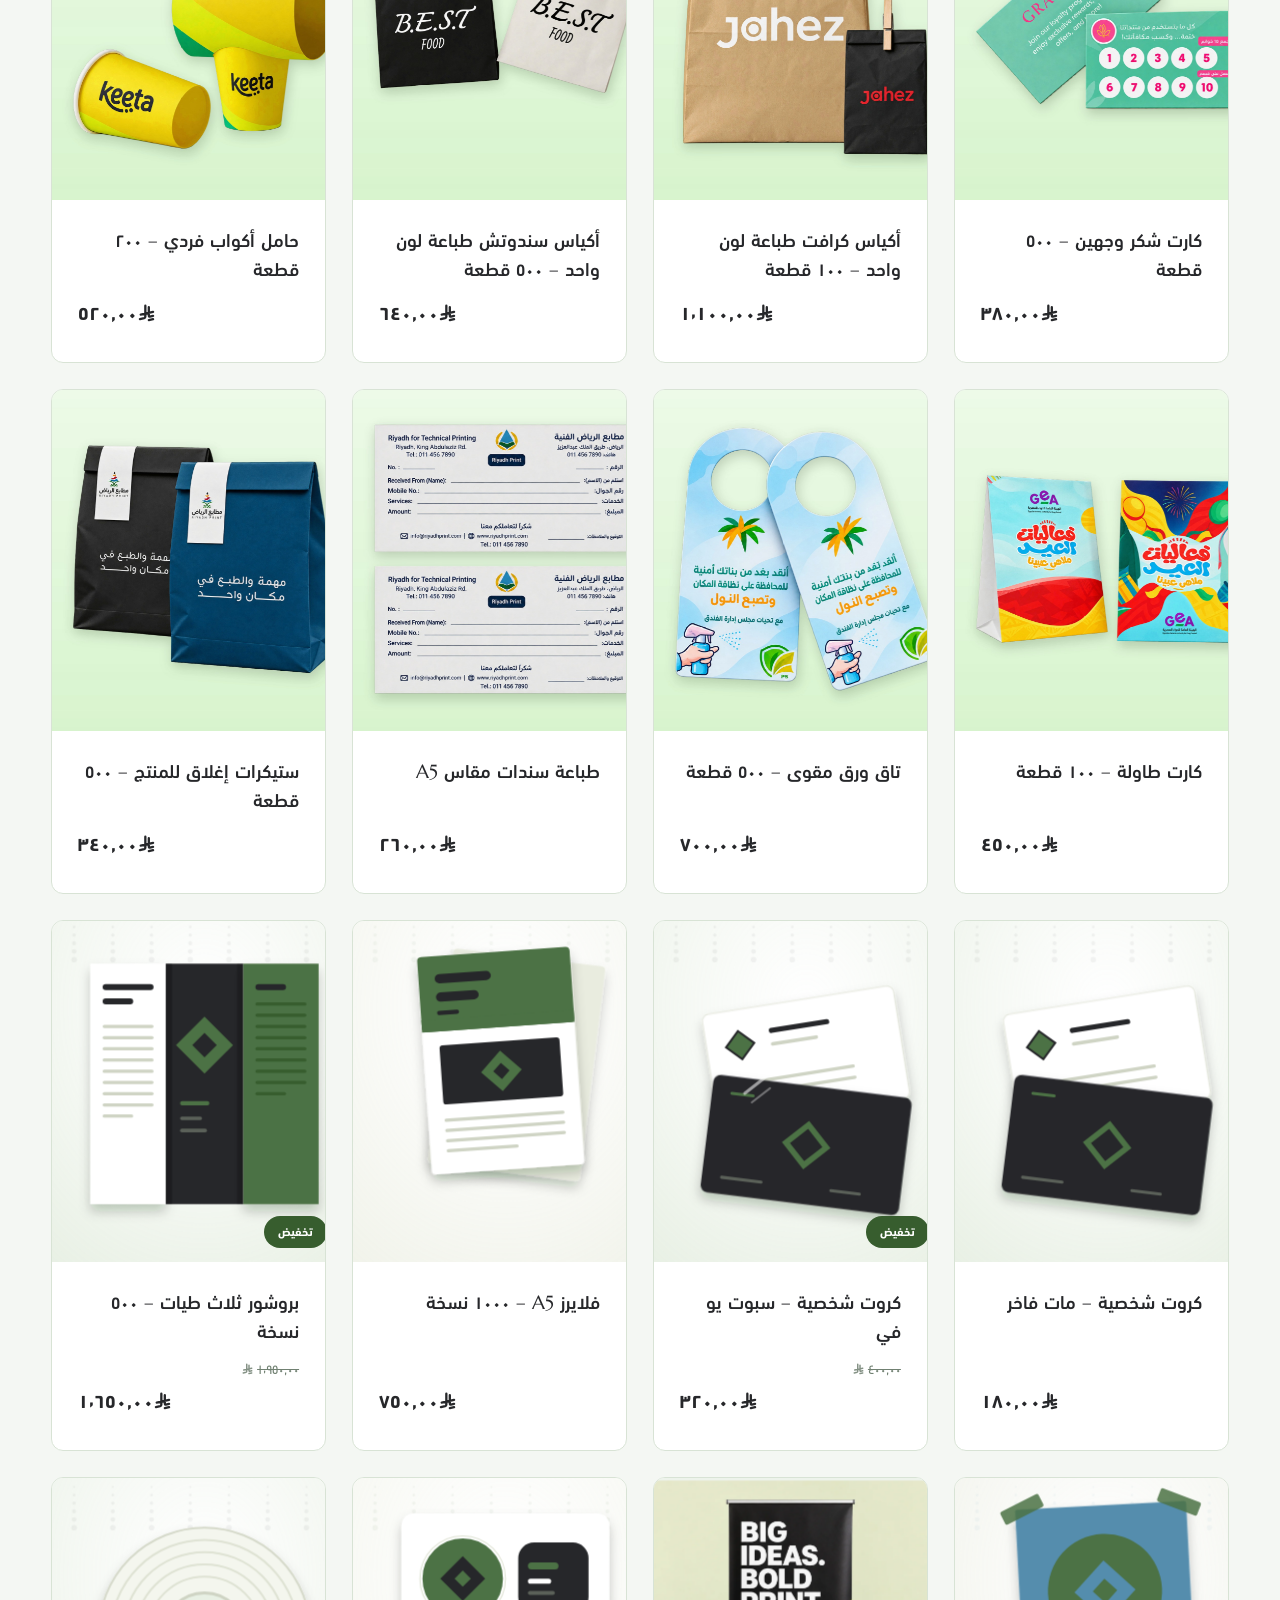
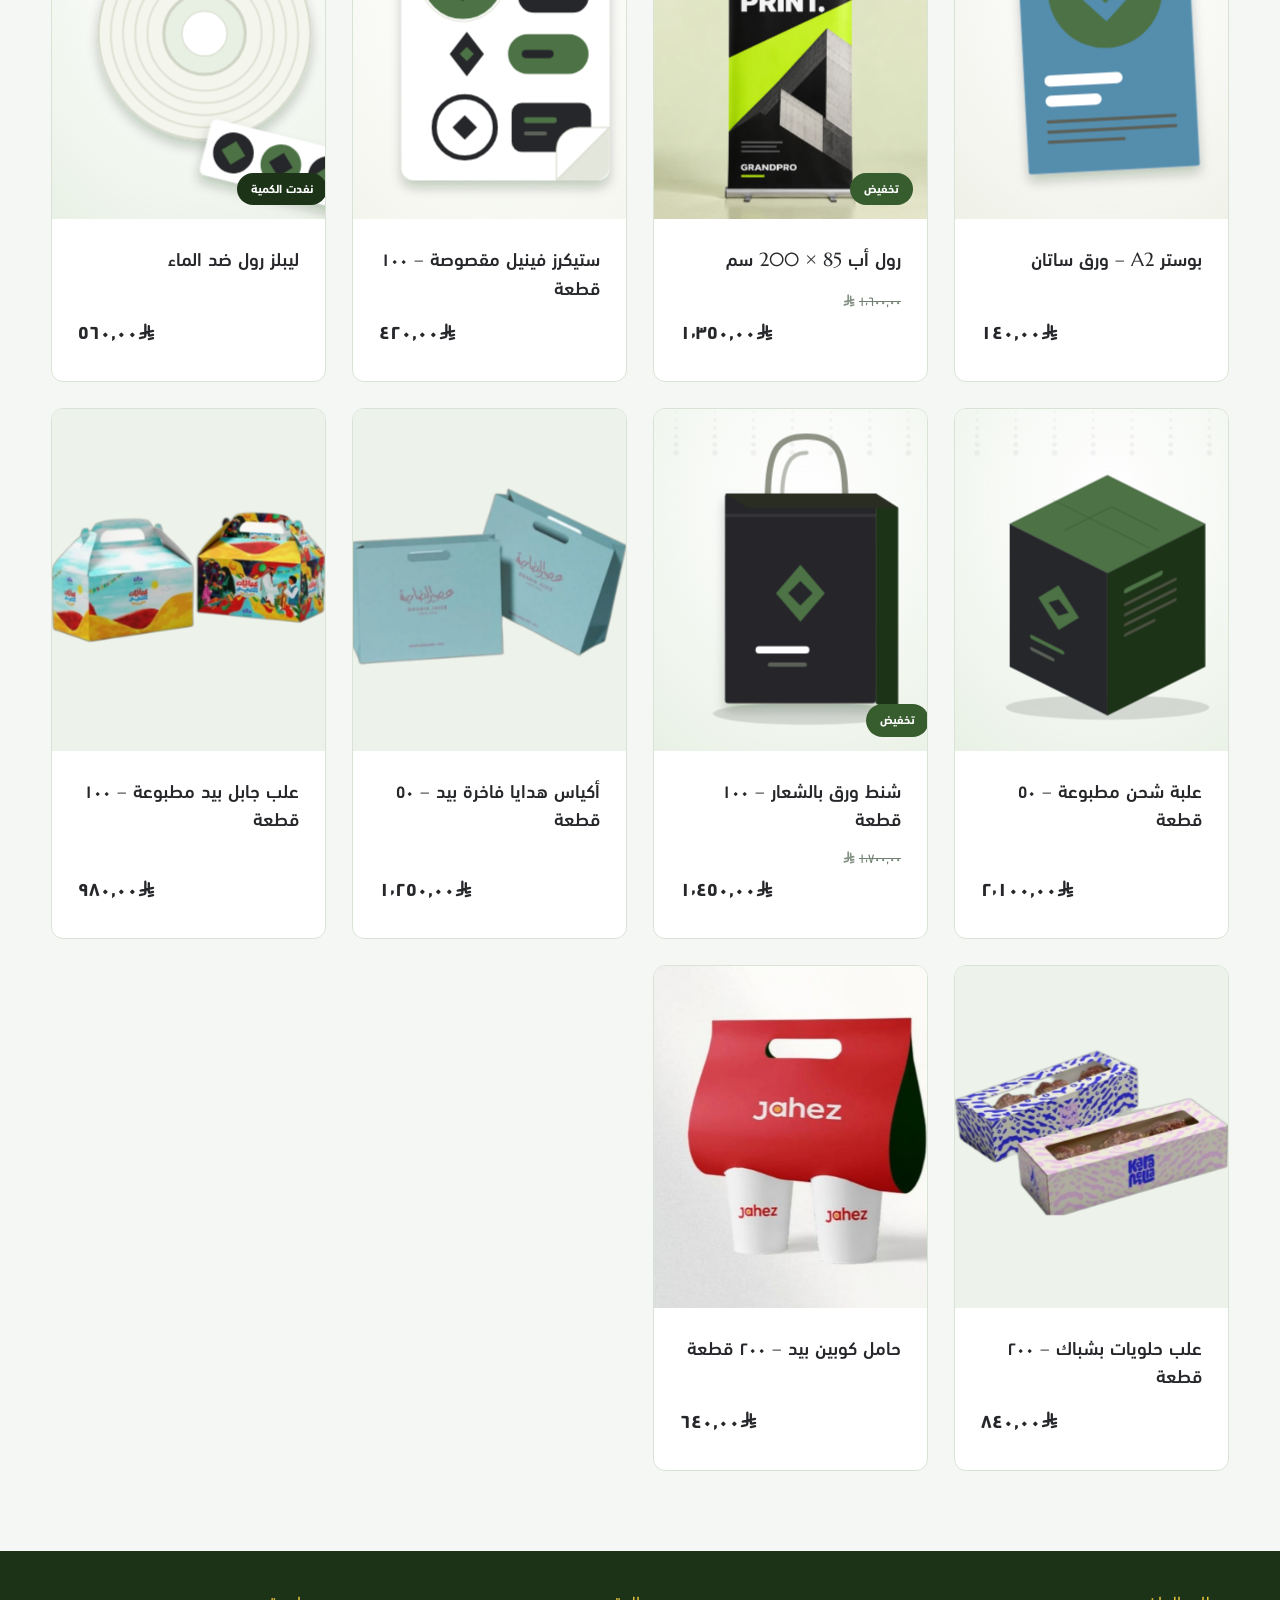
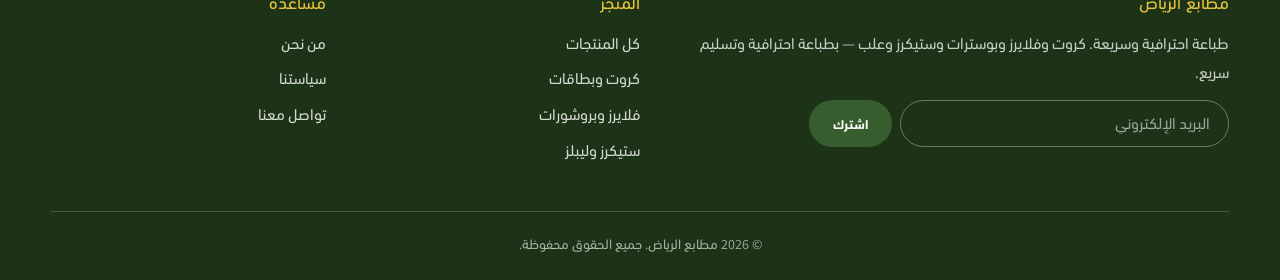
<file: shop.html>
<!DOCTYPE html>
<html lang="ar" dir="rtl">
<head>
<meta charset="UTF-8"><meta name="viewport" content="width=device-width,initial-scale=1">
<title>Shop – Riyadh Print | مطابع الرياض</title>
<link rel="icon" type="image/png" href="assets/images/favicon.png">
<link rel="apple-touch-icon" href="assets/images/apple-touch-icon.png">
<link rel="preconnect" href="https://fonts.googleapis.com">
<link rel="preconnect" href="https://fonts.gstatic.com" crossorigin>
<link rel="stylesheet" href="https://fonts.googleapis.com/css2?family=Cormorant+Garamond:wght@300;400;500&family=Marcellus&family=Assistant:wght@300;400;600&display=swap">
<link rel="preload" href="assets/fonts/DINNextArabic-Regular.woff2" as="font" type="font/woff2" crossorigin>
<link rel="preload" href="assets/fonts/DINNextArabic-Regular.woff2" as="font" type="font/woff2" crossorigin>
<link rel="preload" href="assets/fonts/DINNextArabic-Bold.woff2" as="font" type="font/woff2" crossorigin>
<link rel="stylesheet" href="css/main.css">
<script src="js/core/i18n.js"></script>
<script src="js/features/theme.js"></script>
</head>
<body>
<main>
  <section class="hero collection-hero"><div class="container">
    <div><h1 id="title">All Products</h1><p id="subtitle">Discover business cards, flyers, posters, stickers and packaging.</p></div>
    <div class="hero-img" id="heroImg"></div>
  </div></section>

  <div class="container">
    <div class="toolbar">
      <div class="left">
        <span>Filter:</span>
        <details class="filter"><summary>Availability</summary>
          <div class="dropdown">
            <label><input type="checkbox" id="fIn"> In stock</label>
            <label><input type="checkbox" id="fOut"> Out of stock</label>
          </div></details>
        <details class="filter"><summary>Price</summary>
          <div class="dropdown"><div class="row"><input type="number" id="pMin" placeholder="From"> <span>–</span> <input type="number" id="pMax" placeholder="To"></div></div></details>
        <details class="filter"><summary>Category</summary>
          <div class="dropdown" id="catList"></div></details>
      </div>
      <div class="right">
        <label>Sort by:
          <select class="sort" id="sort">
            <option value="new">Date, new to old</option>
            <option value="old">Date, old to new</option>
            <option value="az">Alphabetically, A-Z</option>
            <option value="low">Price, low to high</option>
            <option value="high">Price, high to low</option>
          </select></label>
        <span id="count"></span>
      </div>
    </div>
    <div class="grid" id="grid"></div>
  </div>
</main>
<script src="js/data/products.js"></script>
<script src="js/core/config.js"></script>
<script src="js/components/product-visual.js"></script>
<script src="js/core/icons.js"></script>
<script src="js/core/navigation.js"></script>
<script src="js/components/layout.js"></script>
<script src="js/components/cart-state.js"></script>
<script src="js/core/ui.js"></script>
<script src="js/components/cart.js"></script>
<script src="js/components/product-card.js"></script>
<script src="js/components/search.js"></script>
<script src="js/core/bootstrap.js"></script>
<script src="js/features/card-tilt.js" defer></script>
<script src="js/pages/shop.js"></script>
</body>
</html>
</file>
<file: css/main.css>
/* Riyadh Print stylesheet manifest.
   ORDER MATTERS: later layers override earlier ones (cascade). Do not reorder.
   Layers: base → components → responsive → motion → refinements → theme (dark) → refinements/motion on top. */
@import url("base/fonts-din.css");
@import url("base/tokens-and-reset.css");
@import url("components/announcement-bar.css");
@import url("components/header.css");
@import url("components/hero.css");
@import url("components/buttons.css");
@import url("components/toolbar.css");
@import url("components/product-grid.css");
@import url("components/sections.css");
@import url("components/product-page.css");
@import url("components/cart-drawer.css");
@import url("components/search.css");
@import url("components/footer-info.css");
@import url("responsive/mobile-base.css");
@import url("motion/animations.css");
@import url("refinements/surfaces-dropdowns-footer.css");
@import url("refinements/photos-logo-colour.css");
@import url("refinements/hero-slider.css");
@import url("refinements/logo-wordmark.css");
@import url("refinements/glass-card.css");
@import url("refinements/logo-layout.css");
@import url("refinements/glass-card-rose.css");
@import url("refinements/buttons-and-forms.css");
@import url("refinements/hero-copy.css");
@import url("refinements/category-cards.css");
@import url("refinements/nav-and-mobile-tweaks.css");
@import url("refinements/ticker-and-splash.css");
@import url("refinements/nav-type-and-rhythm.css");
@import url("refinements/lookbook.css");
@import url("refinements/category-hover-and-slider.css");
@import url("refinements/splash-tagline.css");
@import url("refinements/features-row.css");
@import url("components/sale-banner.css");
@import url("theme/toggle-and-stars.css");
@import url("theme/dark-base.css");
@import url("theme/dark-header.css");
@import url("theme/dark-hero.css");
@import url("theme/dark-cards.css");
@import url("theme/dark-sections.css");
@import url("theme/dark-performance.css");
@import url("theme/dark-pink-pass.css");
@import url("theme/toggle-simple.css");
@import url("theme/variety-pass.css");
@import url("refinements/features-strip.css");
@import url("refinements/serif-copy.css");
@import url("motion/scroll-sun.css");
@import url("motion/scroll-reveals.css");
@import url("refinements/features-strip-v2.css");
@import url("motion/typewriter.css");
@import url("refinements/features-no-lines.css");
@import url("refinements/serif-lookbook-hero.css");
@import url("refinements/header-divider.css");
@import url("refinements/phone-product-card.css");
@import url("refinements/type-system.css");
/* Print-shop rebrand (black + lime from the logo) and Arabic / RTL — loaded last on purpose */
@import url("refinements/brand-print.css");
@import url("refinements/rtl-arabic.css");
@import url("components/hero3d.css");
/* Saudi riyal sign */
@import url("refinements/riyal.css");
/* Dark theme in brand colours (black + lime) — last, so it overrides the older dark layers */
@import url("theme/dark-layout.css");
@import url("theme/dark-brand.css");
@import url("refinements/card-price-align.css");
@import url("responsive/phone-fit.css");
@import url("components/hero-marquee.css");
@import url("refinements/product-card-type.css");
@import url("refinements/card-tilt.css");
@import url("refinements/lang-switch.css");
@import url("refinements/testimonials.css?v=54c");
@import url("theme/dark-depth.css");
@import url("motion/sections3d.css");

/* extra liveliness layer (progress bar, glows, sparkles, fly-to-cart) */
@import url("motion/alive.css");
/* advanced hero interactions */
@import url("motion/hero-pro.css");

/* cut-out product photos (hero products now in the shop) */
@import url("refinements/cutout-products.css");
/* dive-into-the-logo experience (click the hero logo) */
@import url("motion/dive.css");
/* hero product card: single flat colour */
@import url("refinements/solid-hero-card.css");

/* phone: light border on product cards */
@import url("refinements/phone-card-border.css");

/* dark: flat colour on product card info area */
@import url("refinements/dark-card-info-solid.css");

/* no "Enter the experience" pill */
@import url("refinements/no-enter-pill.css");

/* phone: collapsed pop-up (tap to expand, tap again to dive) */
@import url("refinements/phone-pop-collapsed.css");

/* dive: real product photos only */
@import url("refinements/dive-real-products.css");

/* 3D product orbit (home) */
@import url("refinements/orbit.css?v=54b");

/* 3D product orbit (home) */
@import url("refinements/orbit.css?v=54b");

/* 3D lens navigation */
@import url("refinements/nav3d.css");
@import url("responsive/nav-drawer-layer.css");
@import url("refinements/category-cards-v2.css");
@import url("refinements/product-cards-motion.css");
@import url("refinements/sale-box-v2.css");
@import url("refinements/hero-arch-v2.css");

/* Riyadh Print logo lockup + palette — LAST */
@import url("refinements/brand-riyadh.css");
</file>
